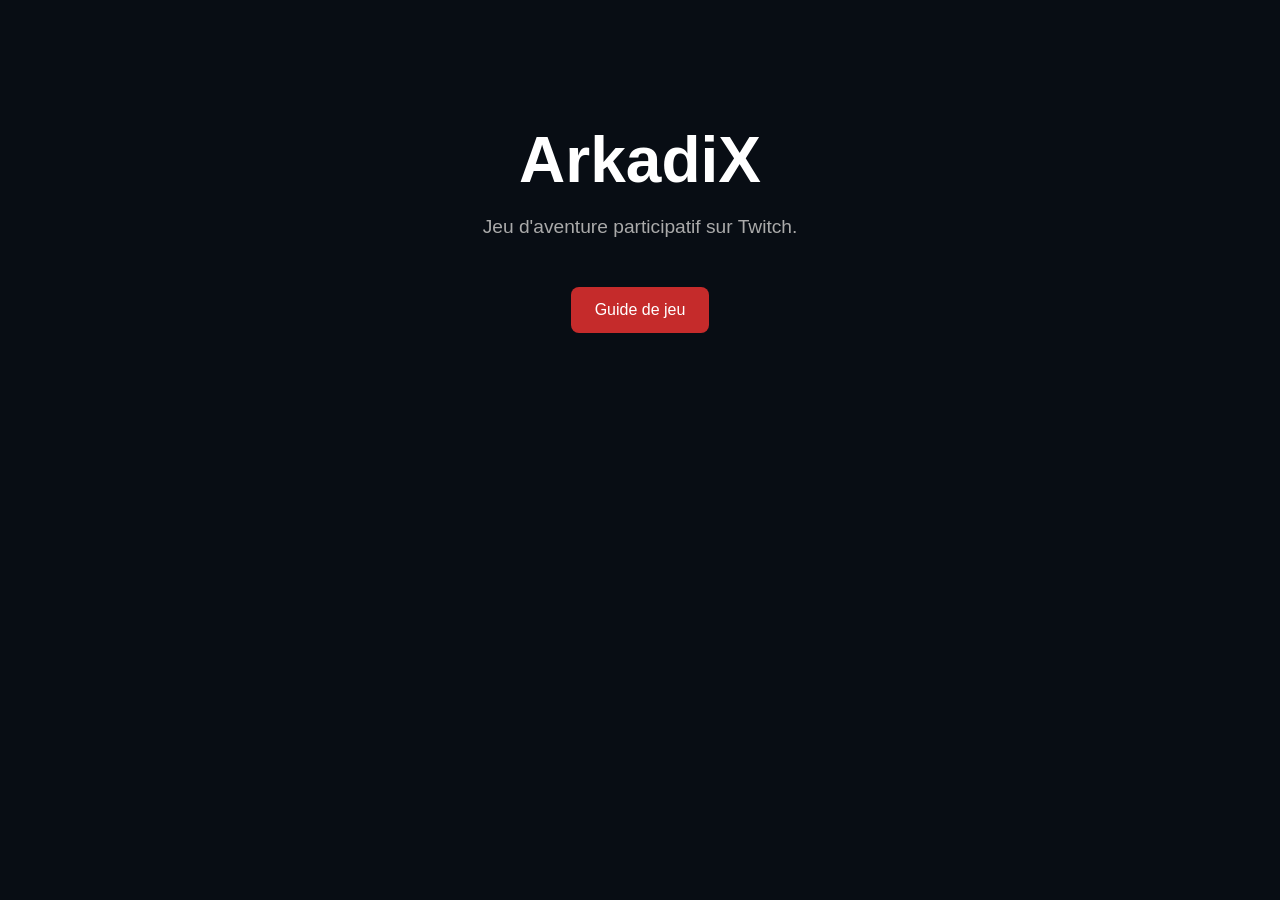
<file: index.html>
<!DOCTYPE html>
<html lang="fr">
<head>
    <meta charset="UTF-8">
    <meta name="viewport" content="width=device-width, initial-scale=1.0">

    <title>ArkadiX Adventure</title>

    <style>
        body {
            margin: 0;
            background: #080d14;
            color: white;
            font-family: Arial, sans-serif;
            text-align: center;
        }

        main {
            max-width: 900px;
            margin: auto;
            padding: 80px 20px;
        }

        h1 {
            font-size: 4rem;
            margin-bottom: 10px;
        }

        p {
            color: #aaa;
            font-size: 1.2rem;
        }

        a {
            display: inline-block;
            margin-top: 30px;
            padding: 14px 24px;
            background: #c52b2b;
            color: white;
            text-decoration: none;
            border-radius: 8px;
        }
    </style>
</head>

<body>

<main>

    <h1>ArkadiX</h1>

    <p>
        Jeu d'aventure participatif sur Twitch.
    </p>

    <a href="guide/">
        Guide de jeu
    </a>

</main>

</body>
</html>
</file>
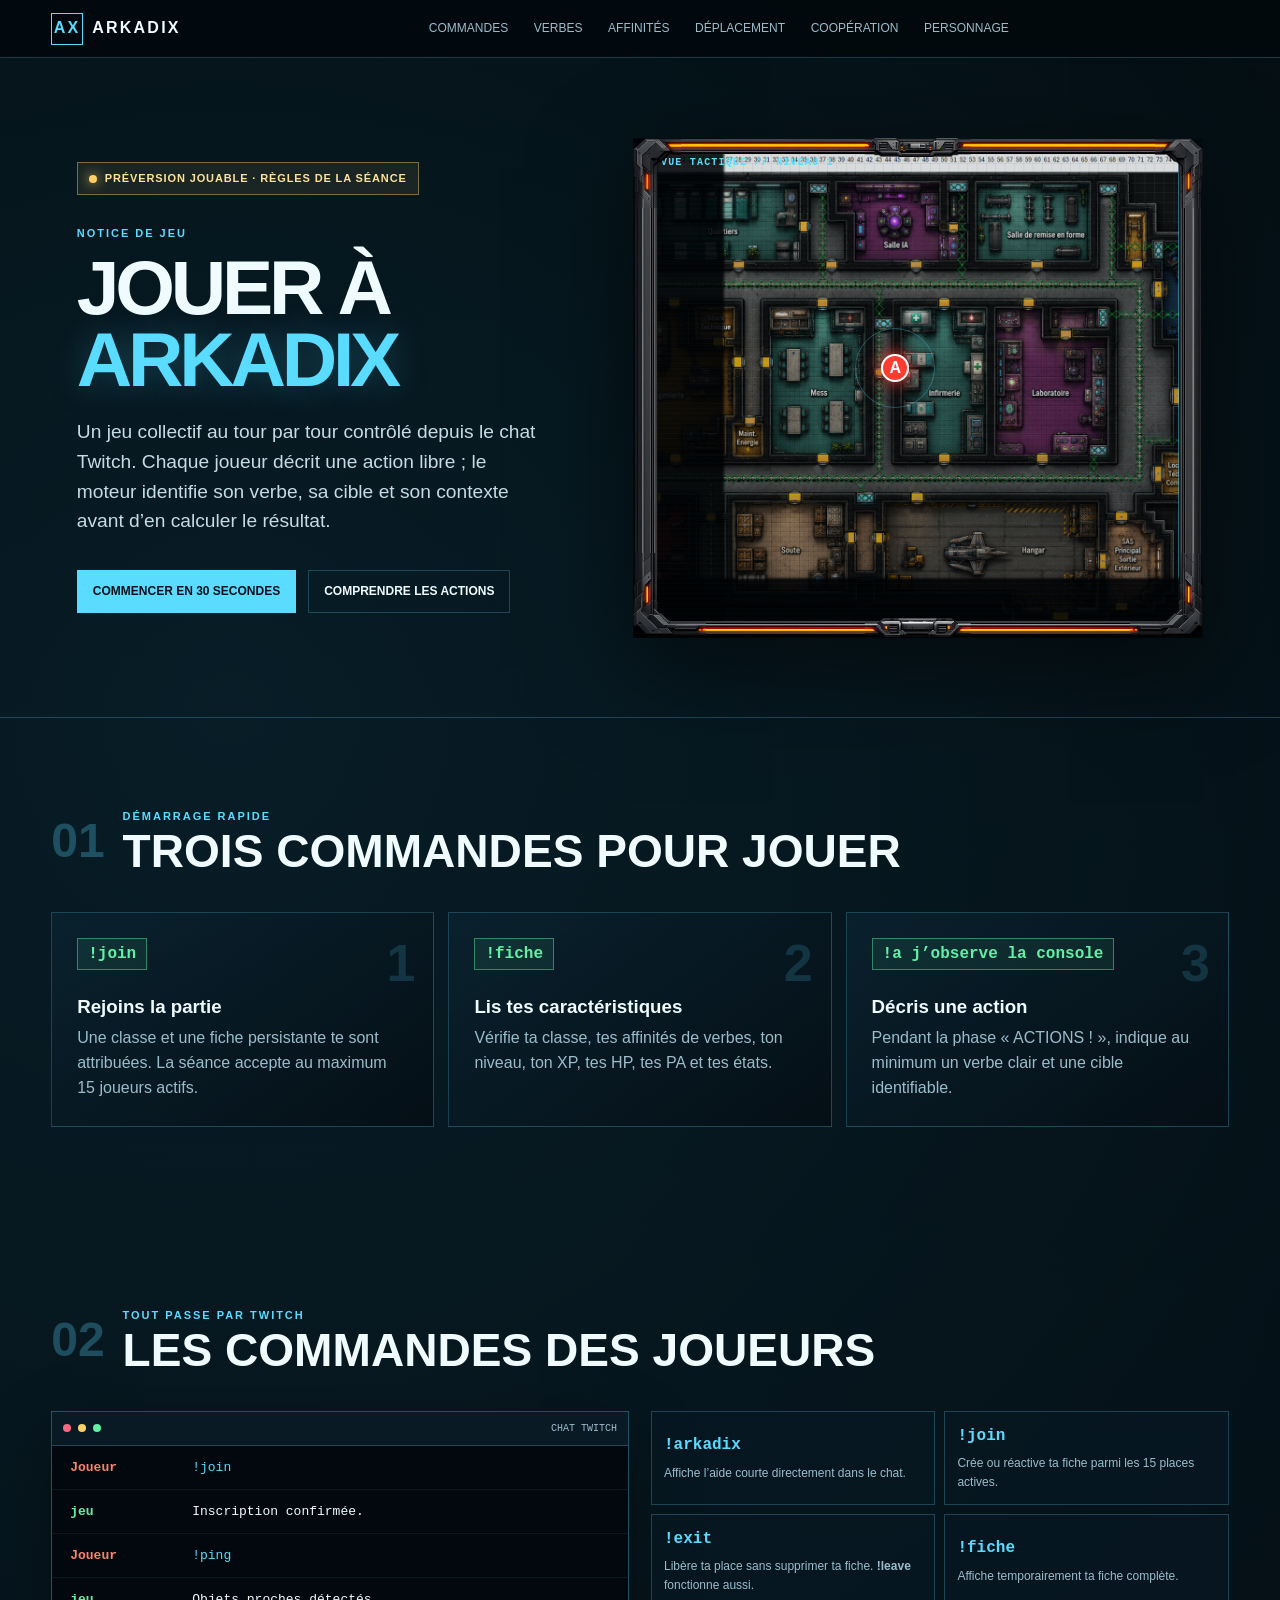
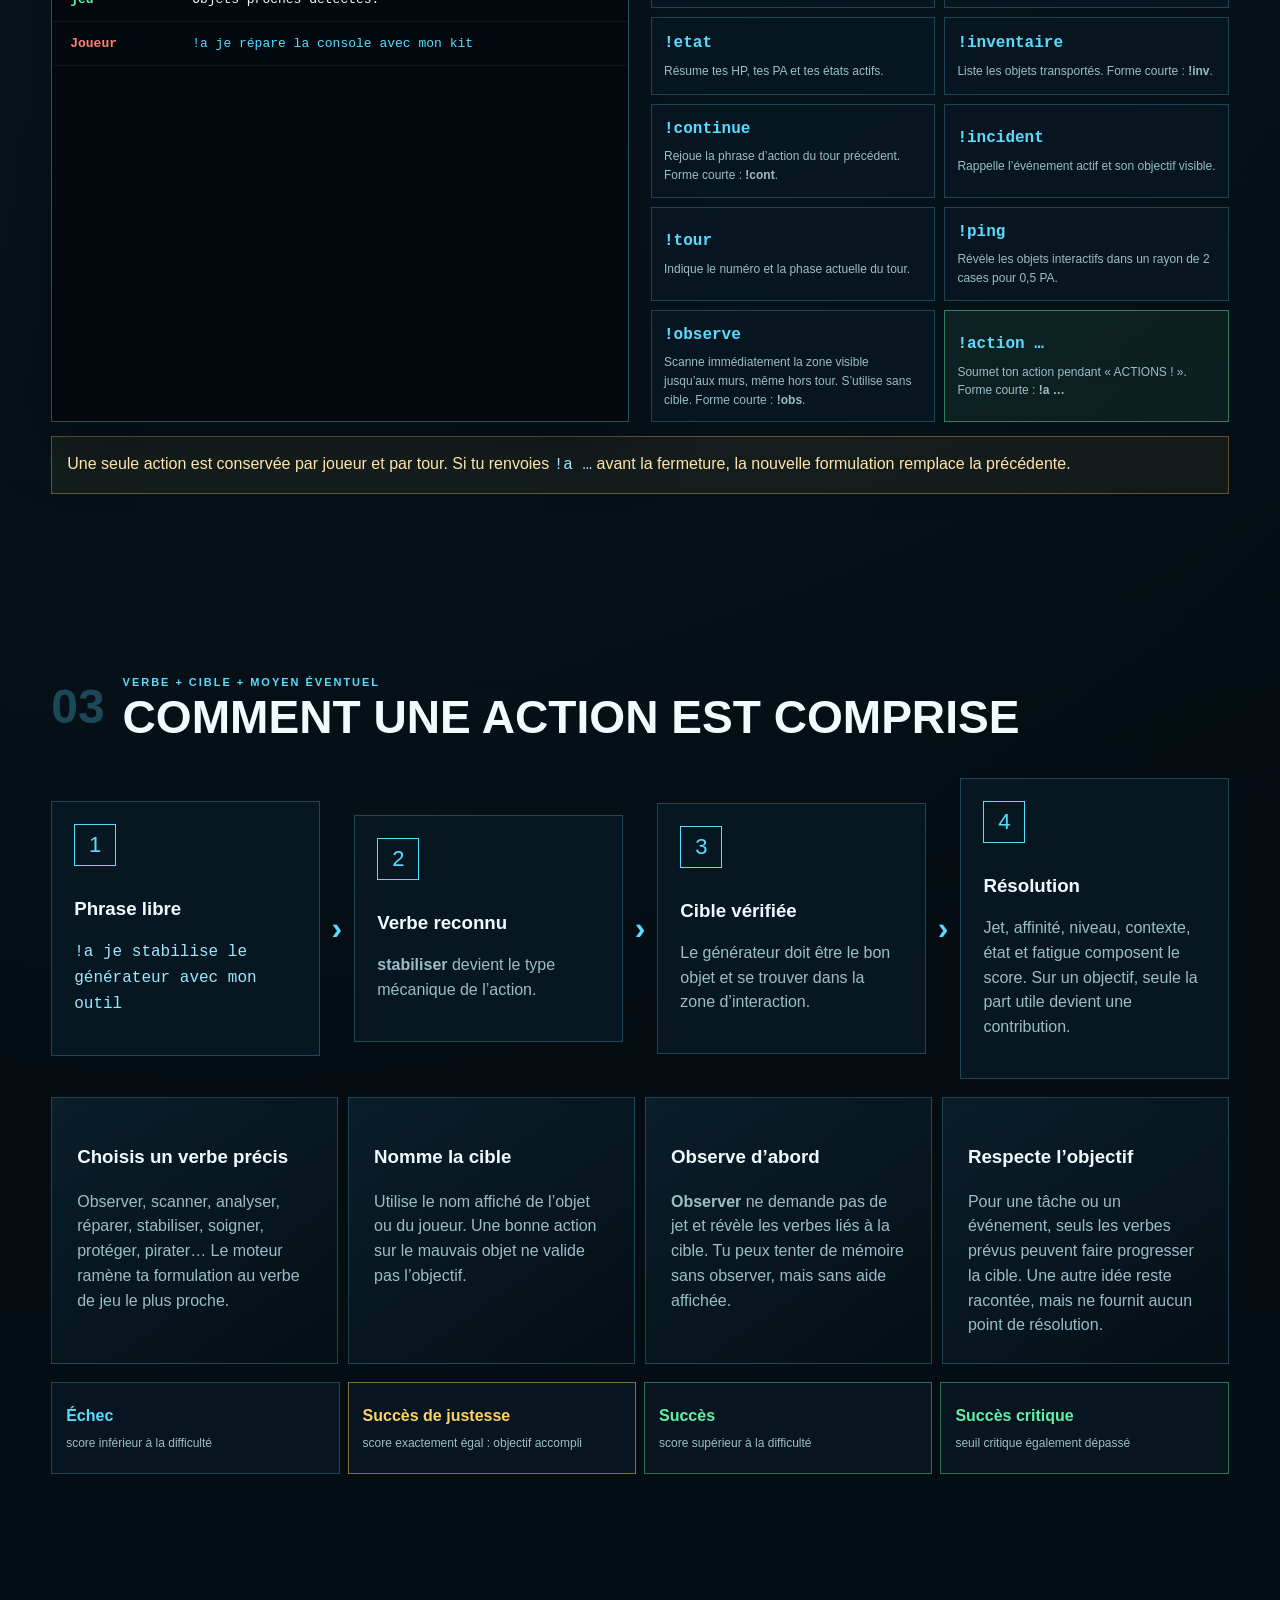
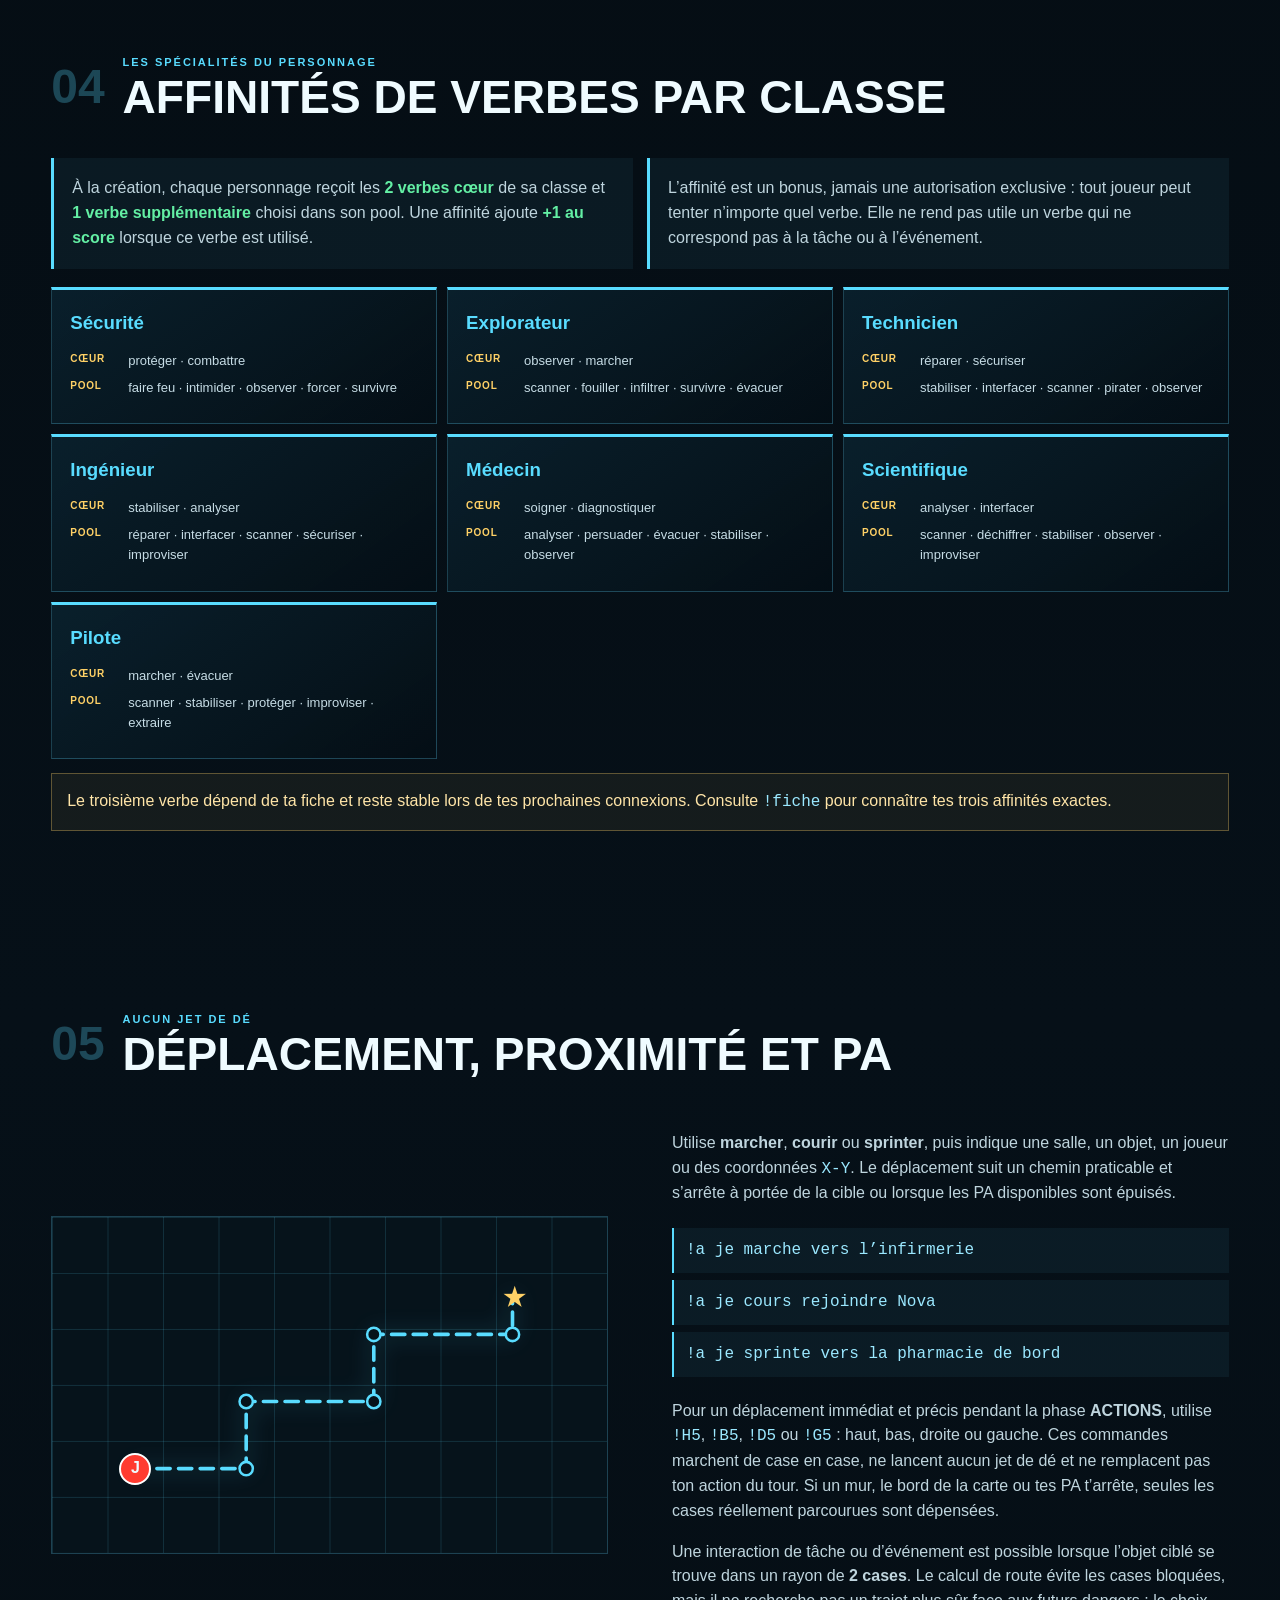
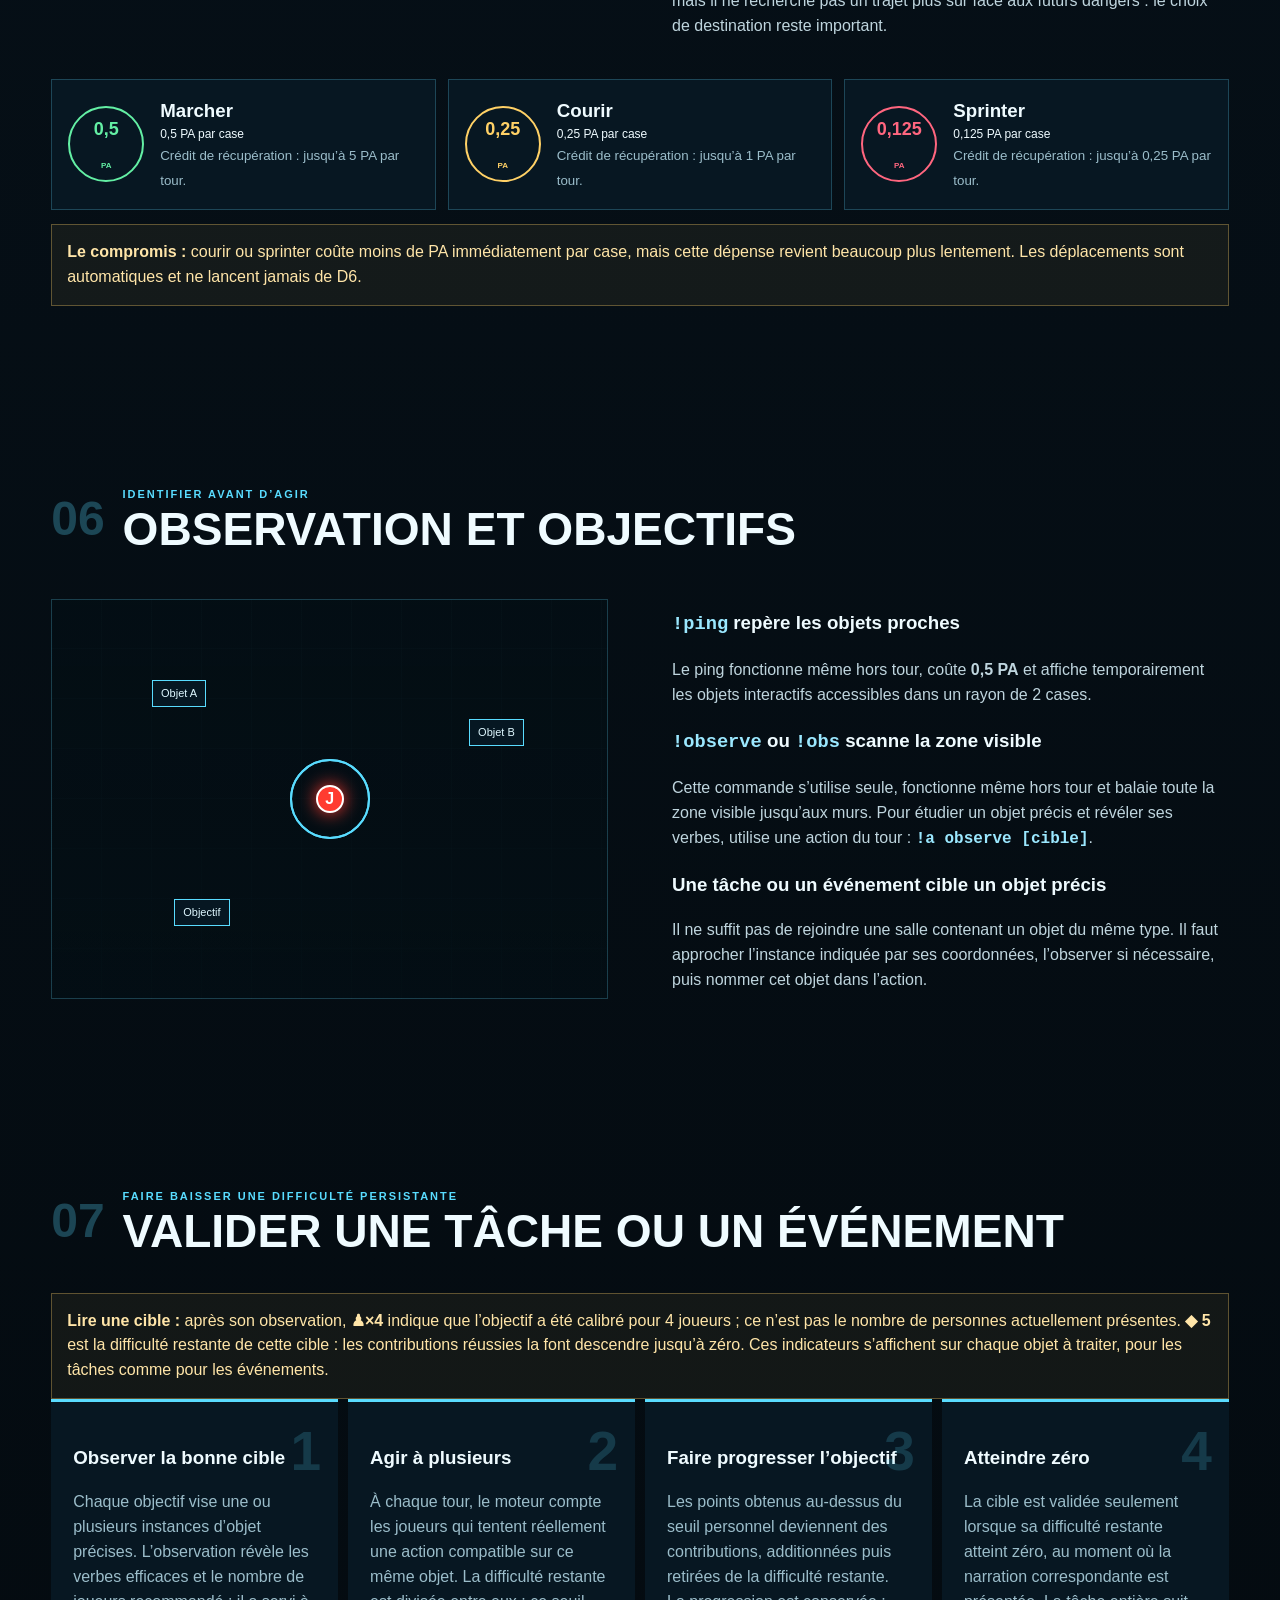
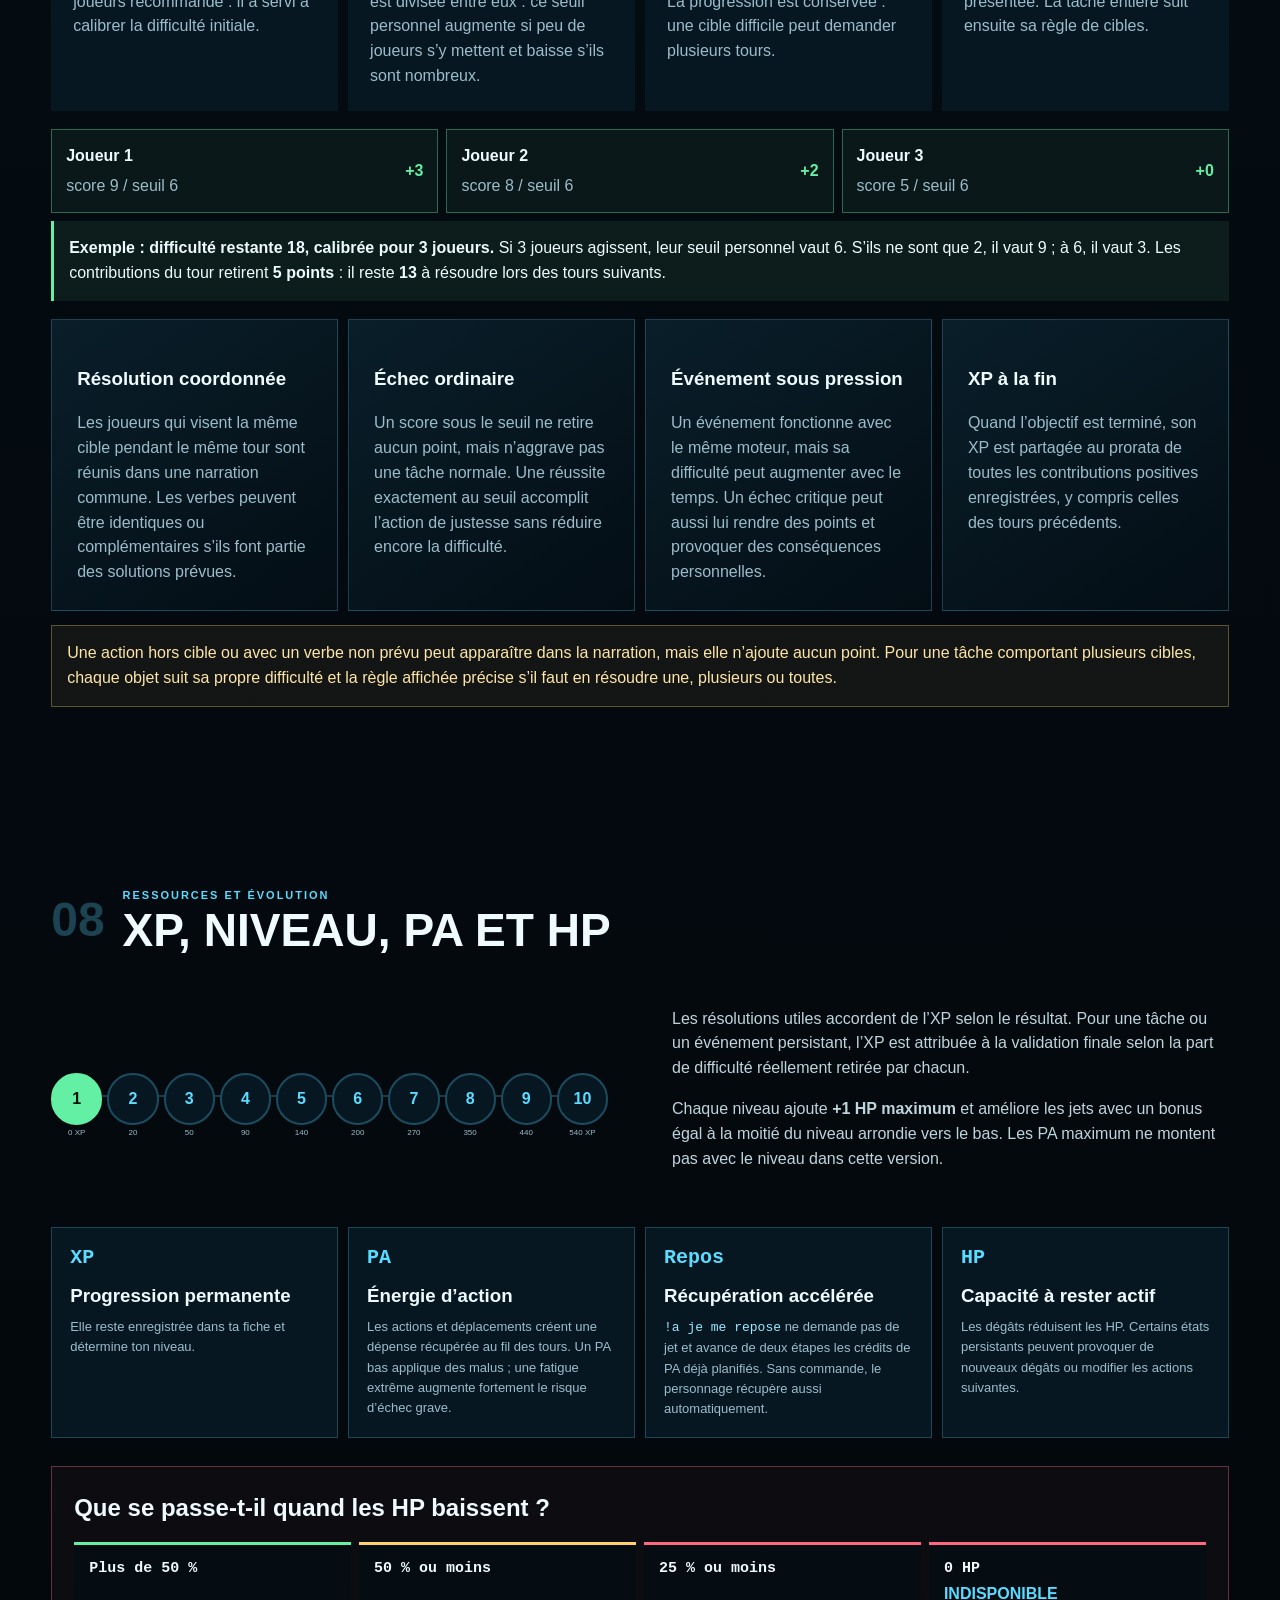
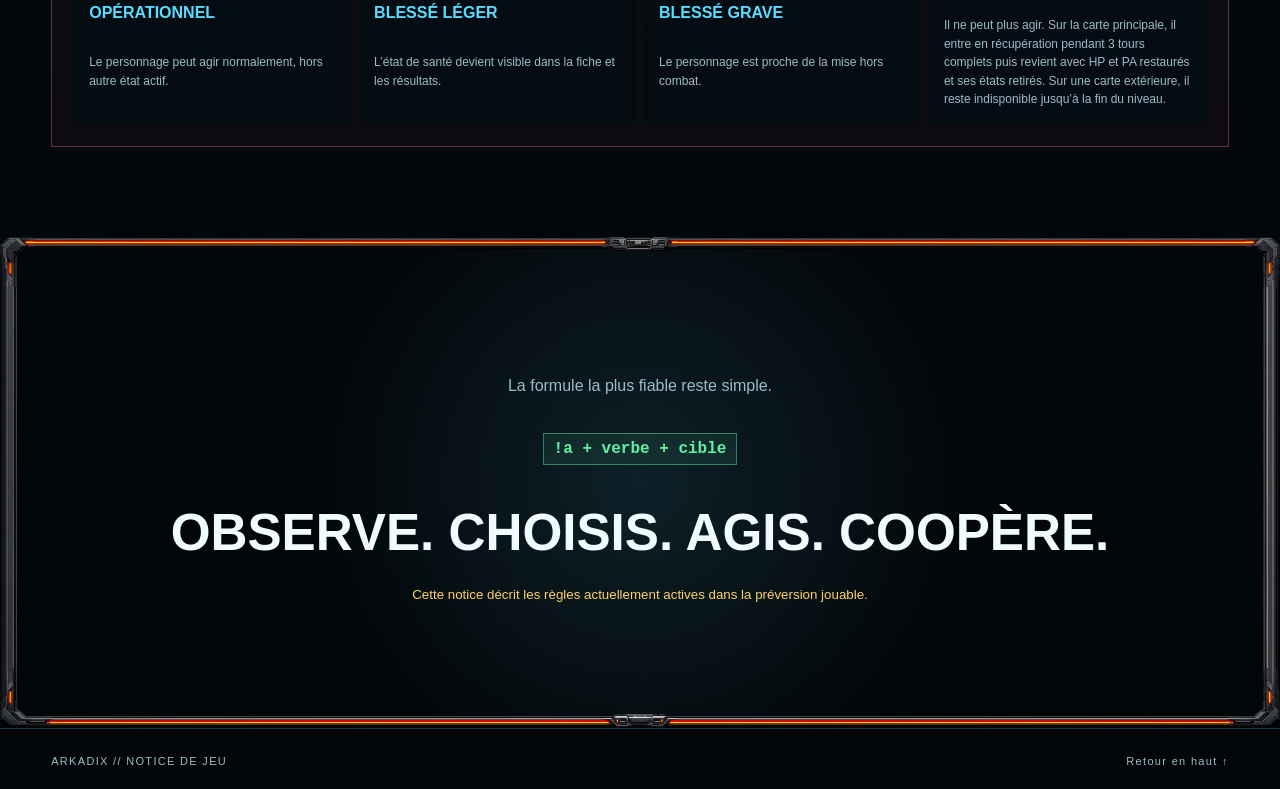
<file: guide/index.html>
<!doctype html>
<html lang="fr">
  <head>
    <meta charset="utf-8" />
    <meta name="viewport" content="width=device-width, initial-scale=1" />
    <meta name="description" content="Notice de jeu ArkadiX : commandes Twitch, verbes d’action, affinités, déplacements, coopération et progression." />
    <title>Notice de jeu ArkadiX</title>
    <link rel="stylesheet" href="./hud_frame.css" />
    <link rel="stylesheet" href="./arkadix_guide.css" />
    <link rel="stylesheet" href="./arkadix_guide_route.css" />
  </head>
  <body>
    <header class="guide-nav">
      <a class="brand" href="#top"><span>AX</span><b>ARKADIX</b></a>
      <nav aria-label="Navigation de la notice">
        <a href="#commandes">Commandes</a>
        <a href="#actions">Verbes</a>
        <a href="#affinites">Affinités</a>
        <a href="#deplacement">Déplacement</a>
        <a href="#groupe">Coopération</a>
        <a href="#progression">Personnage</a>
      </nav>
    </header>

    <main id="top">
      <section class="hero">
        <div class="hero__copy">
          <div class="preversion"><i></i> Préversion jouable · Règles de la séance</div>
          <p class="eyebrow">Notice de jeu</p>
          <h1>Jouer à<br /><em>ArkadiX</em></h1>
          <p class="hero__lead">Un jeu collectif au tour par tour contrôlé depuis le chat Twitch. Chaque joueur décrit une action libre ; le moteur identifie son verbe, sa cible et son contexte avant d’en calculer le résultat.</p>
          <div class="hero__actions">
            <a class="primary" href="#premiers-pas">Commencer en 30 secondes</a>
            <a href="#actions">Comprendre les actions</a>
          </div>
        </div>
        <div class="hero__visual" data-hud-frame data-hud-frame-scale="0.48" data-hud-frame-min-scale="0.2" aria-label="Exemple de plateau de jeu quadrillé">
          <div class="scanline"></div>
          <div class="radar"><i></i><i></i><i></i><b>A</b></div>
          <div class="fog fog--left"></div>
          <div class="fog fog--bottom"></div>
        </div>
      </section>

      <section class="quickstart section" id="premiers-pas">
        <header class="section-heading"><span>01</span><div><p>Démarrage rapide</p><h2>Trois commandes pour jouer</h2></div></header>
        <div class="steps">
          <article><b>1</b><code>!join</code><h3>Rejoins la partie</h3><p>Une classe et une fiche persistante te sont attribuées. La séance accepte au maximum 15 joueurs actifs.</p></article>
          <article><b>2</b><code>!fiche</code><h3>Lis tes caractéristiques</h3><p>Vérifie ta classe, tes affinités de verbes, ton niveau, ton XP, tes HP, tes PA et tes états.</p></article>
          <article><b>3</b><code>!a j’observe la console</code><h3>Décris une action</h3><p>Pendant la phase « ACTIONS ! », indique au minimum un verbe clair et une cible identifiable.</p></article>
        </div>
      </section>

      <section class="section" id="commandes">
        <header class="section-heading"><span>02</span><div><p>Tout passe par Twitch</p><h2>Les commandes des joueurs</h2></div></header>
        <div class="command-layout">
          <div class="terminal" aria-label="Exemple de commandes Twitch">
            <div class="terminal__bar"><i></i><i></i><i></i><span>CHAT TWITCH</span></div>
            <p><b class="user">Joueur</b><code>!join</code></p>
            <p><b class="bot">jeu</b><span>Inscription confirmée.</span></p>
            <p><b class="user">Joueur</b><code>!ping</code></p>
            <p><b class="bot">jeu</b><span>Objets proches détectés.</span></p>
            <p><b class="user">Joueur</b><code>!a je répare la console avec mon kit</code></p>
          </div>
          <div class="command-list">
            <article><code>!arkadix</code><span>Affiche l’aide courte directement dans le chat.</span></article>
            <article><code>!join</code><span>Crée ou réactive ta fiche parmi les 15 places actives.</span></article>
            <article><code>!exit</code><span>Libère ta place sans supprimer ta fiche. <strong>!leave</strong> fonctionne aussi.</span></article>
            <article><code>!fiche</code><span>Affiche temporairement ta fiche complète.</span></article>
            <article><code>!etat</code><span>Résume tes HP, tes PA et tes états actifs.</span></article>
            <article><code>!inventaire</code><span>Liste les objets transportés. Forme courte : <strong>!inv</strong>.</span></article>
            <article><code>!continue</code><span>Rejoue la phrase d’action du tour précédent. Forme courte : <strong>!cont</strong>.</span></article>
            <article><code>!incident</code><span>Rappelle l’événement actif et son objectif visible.</span></article>
            <article><code>!tour</code><span>Indique le numéro et la phase actuelle du tour.</span></article>
            <article><code>!ping</code><span>Révèle les objets interactifs dans un rayon de 2 cases pour 0,5 PA.</span></article>
              <article><code>!observe</code><span>Scanne immédiatement la zone visible jusqu’aux murs, même hors tour. S’utilise sans cible. Forme courte : <strong>!obs</strong>.</span></article>
            <article class="featured"><code>!action …</code><span>Soumet ton action pendant « ACTIONS ! ». Forme courte : <strong>!a …</strong></span></article>
          </div>
        </div>
        <aside class="note">Une seule action est conservée par joueur et par tour. Si tu renvoies <code>!a …</code> avant la fermeture, la nouvelle formulation remplace la précédente.</aside>
      </section>

      <section class="section" id="actions">
        <header class="section-heading"><span>03</span><div><p>Verbe + cible + moyen éventuel</p><h2>Comment une action est comprise</h2></div></header>
        <div class="action-flow">
          <article><i>1</i><h3>Phrase libre</h3><p><code>!a je stabilise le générateur avec mon outil</code></p></article><b>›</b>
          <article><i>2</i><h3>Verbe reconnu</h3><p><strong>stabiliser</strong> devient le type mécanique de l’action.</p></article><b>›</b>
          <article><i>3</i><h3>Cible vérifiée</h3><p>Le générateur doit être le bon objet et se trouver dans la zone d’interaction.</p></article><b>›</b>
          <article><i>4</i><h3>Résolution</h3><p>Jet, affinité, niveau, contexte, état et fatigue composent le score. Sur un objectif, seule la part utile devient une contribution.</p></article>
        </div>
        <div class="tips-grid">
          <article><h3>Choisis un verbe précis</h3><p>Observer, scanner, analyser, réparer, stabiliser, soigner, protéger, pirater… Le moteur ramène ta formulation au verbe de jeu le plus proche.</p></article>
          <article><h3>Nomme la cible</h3><p>Utilise le nom affiché de l’objet ou du joueur. Une bonne action sur le mauvais objet ne valide pas l’objectif.</p></article>
          <article><h3>Observe d’abord</h3><p><strong>Observer</strong> ne demande pas de jet et révèle les verbes liés à la cible. Tu peux tenter de mémoire sans observer, mais sans aide affichée.</p></article>
          <article><h3>Respecte l’objectif</h3><p>Pour une tâche ou un événement, seuls les verbes prévus peuvent faire progresser la cible. Une autre idée reste racontée, mais ne fournit aucun point de résolution.</p></article>
        </div>
        <div class="mechanic-strip">
          <article><b>Échec</b><span>score inférieur à la difficulté</span></article>
          <article><b>Succès de justesse</b><span>score exactement égal : objectif accompli</span></article>
          <article><b>Succès</b><span>score supérieur à la difficulté</span></article>
          <article><b>Succès critique</b><span>seuil critique également dépassé</span></article>
        </div>
      </section>

      <section class="section" id="affinites">
        <header class="section-heading"><span>04</span><div><p>Les spécialités du personnage</p><h2>Affinités de verbes par classe</h2></div></header>
        <div class="affinity-rule">
          <p>À la création, chaque personnage reçoit les <strong>2 verbes cœur</strong> de sa classe et <strong>1 verbe supplémentaire</strong> choisi dans son pool. Une affinité ajoute <strong>+1 au score</strong> lorsque ce verbe est utilisé.</p>
          <p>L’affinité est un bonus, jamais une autorisation exclusive : tout joueur peut tenter n’importe quel verbe. Elle ne rend pas utile un verbe qui ne correspond pas à la tâche ou à l’événement.</p>
        </div>
        <div class="affinity-grid">
          <article><h3>Sécurité</h3><p><b>Cœur</b><span>protéger · combattre</span></p><p><b>Pool</b><span>faire feu · intimider · observer · forcer · survivre</span></p></article>
          <article><h3>Explorateur</h3><p><b>Cœur</b><span>observer · marcher</span></p><p><b>Pool</b><span>scanner · fouiller · infiltrer · survivre · évacuer</span></p></article>
          <article><h3>Technicien</h3><p><b>Cœur</b><span>réparer · sécuriser</span></p><p><b>Pool</b><span>stabiliser · interfacer · scanner · pirater · observer</span></p></article>
          <article><h3>Ingénieur</h3><p><b>Cœur</b><span>stabiliser · analyser</span></p><p><b>Pool</b><span>réparer · interfacer · scanner · sécuriser · improviser</span></p></article>
          <article><h3>Médecin</h3><p><b>Cœur</b><span>soigner · diagnostiquer</span></p><p><b>Pool</b><span>analyser · persuader · évacuer · stabiliser · observer</span></p></article>
          <article><h3>Scientifique</h3><p><b>Cœur</b><span>analyser · interfacer</span></p><p><b>Pool</b><span>scanner · déchiffrer · stabiliser · observer · improviser</span></p></article>
          <article><h3>Pilote</h3><p><b>Cœur</b><span>marcher · évacuer</span></p><p><b>Pool</b><span>scanner · stabiliser · protéger · improviser · extraire</span></p></article>
        </div>
        <aside class="note">Le troisième verbe dépend de ta fiche et reste stable lors de tes prochaines connexions. Consulte <code>!fiche</code> pour connaître tes trois affinités exactes.</aside>
      </section>

      <section class="section movement" id="deplacement">
        <header class="section-heading"><span>05</span><div><p>Aucun jet de dé</p><h2>Déplacement, proximité et PA</h2></div></header>
        <div class="movement-grid">
          <div class="mini-map" aria-label="Schéma de déplacement sur la grille">
            <div class="mini-map__grid"></div><span class="pawn">J</span><span class="target">★</span>
            <svg class="path" viewBox="0 0 100 60" preserveAspectRatio="none" aria-hidden="true">
              <polyline points="15,45 35,45 35,33 58,33 58,21 83,21 83,14" />
              <circle cx="35" cy="45" r="1.2" /><circle cx="35" cy="33" r="1.2" /><circle cx="58" cy="33" r="1.2" /><circle cx="58" cy="21" r="1.2" /><circle cx="83" cy="21" r="1.2" />
            </svg>
          </div>
          <div class="movement-copy">
            <p>Utilise <strong>marcher</strong>, <strong>courir</strong> ou <strong>sprinter</strong>, puis indique une salle, un objet, un joueur ou des coordonnées <code>X-Y</code>. Le déplacement suit un chemin praticable et s’arrête à portée de la cible ou lorsque les PA disponibles sont épuisés.</p>
            <div class="examples"><code>!a je marche vers l’infirmerie</code><code>!a je cours rejoindre Nova</code><code>!a je sprinte vers la pharmacie de bord</code></div>
            <p>Pour un déplacement immédiat et précis pendant la phase <strong>ACTIONS</strong>, utilise <code>!H5</code>, <code>!B5</code>, <code>!D5</code> ou <code>!G5</code> : haut, bas, droite ou gauche. Ces commandes marchent de case en case, ne lancent aucun jet de dé et ne remplacent pas ton action du tour. Si un mur, le bord de la carte ou tes PA t’arrête, seules les cases réellement parcourues sont dépensées.</p>
            <p>Une interaction de tâche ou d’événement est possible lorsque l’objet ciblé se trouve dans un rayon de <strong>2 cases</strong>. Le calcul de route évite les cases bloquées, mais il ne recherche pas un trajet plus sûr face aux futurs dangers : le choix de destination reste important.</p>
          </div>
        </div>
        <div class="speed-cards">
          <article><span class="speed speed--walk">0,5</span><div><h3>Marcher</h3><p>0,5 PA par case</p><small>Crédit de récupération : jusqu’à 5 PA par tour.</small></div></article>
          <article><span class="speed speed--run">0,25</span><div><h3>Courir</h3><p>0,25 PA par case</p><small>Crédit de récupération : jusqu’à 1 PA par tour.</small></div></article>
          <article><span class="speed speed--sprint">0,125</span><div><h3>Sprinter</h3><p>0,125 PA par case</p><small>Crédit de récupération : jusqu’à 0,25 PA par tour.</small></div></article>
        </div>
        <aside class="note"><strong>Le compromis :</strong> courir ou sprinter coûte moins de PA immédiatement par case, mais cette dépense revient beaucoup plus lentement. Les déplacements sont automatiques et ne lancent jamais de D6.</aside>
      </section>

      <section class="section radar-section" id="observation">
        <header class="section-heading"><span>06</span><div><p>Identifier avant d’agir</p><h2>Observation et objectifs</h2></div></header>
        <div class="radar-layout">
          <div class="radar-demo"><div class="pulse p1"></div><div class="pulse p2"></div><b>J</b><span class="label l1">Objet A</span><span class="label l2">Objet B</span><span class="label l3">Objectif</span></div>
          <div>
            <h3><code>!ping</code> repère les objets proches</h3>
            <p>Le ping fonctionne même hors tour, coûte <strong>0,5 PA</strong> et affiche temporairement les objets interactifs accessibles dans un rayon de 2 cases.</p>
              <h3><code>!observe</code> ou <code>!obs</code> scanne la zone visible</h3>
              <p>Cette commande s’utilise seule, fonctionne même hors tour et balaie toute la zone visible jusqu’aux murs. Pour étudier un objet précis et révéler ses verbes, utilise une action du tour : <strong><code>!a observe [cible]</code></strong>.</p>
            <h3>Une tâche ou un événement cible un objet précis</h3>
            <p>Il ne suffit pas de rejoindre une salle contenant un objet du même type. Il faut approcher l’instance indiquée par ses coordonnées, l’observer si nécessaire, puis nommer cet objet dans l’action.</p>
          </div>
        </div>
      </section>

      <section class="section" id="groupe">
        <header class="section-heading"><span>07</span><div><p>Faire baisser une difficulté persistante</p><h2>Valider une tâche ou un événement</h2></div></header>
        <aside class="note"><strong>Lire une cible :</strong> après son observation, <strong>♟×4</strong> indique que l’objectif a été calibré pour 4 joueurs ; ce n’est pas le nombre de personnes actuellement présentes. <strong>◆ 5</strong> est la difficulté restante de cette cible : les contributions réussies la font descendre jusqu’à zéro. Ces indicateurs s’affichent sur chaque objet à traiter, pour les tâches comme pour les événements.</aside>
        <div class="task-board">
          <article><span>1</span><h3>Observer la bonne cible</h3><p>Chaque objectif vise une ou plusieurs instances d’objet précises. L’observation révèle les verbes efficaces et le nombre de joueurs recommandé : il a servi à calibrer la difficulté initiale.</p></article>
          <article><span>2</span><h3>Agir à plusieurs</h3><p>À chaque tour, le moteur compte les joueurs qui tentent réellement une action compatible sur ce même objet. La difficulté restante est divisée entre eux : ce seuil personnel augmente si peu de joueurs s’y mettent et baisse s’ils sont nombreux.</p></article>
          <article><span>3</span><h3>Faire progresser l’objectif</h3><p>Les points obtenus au-dessus du seuil personnel deviennent des contributions, additionnées puis retirées de la difficulté restante. La progression est conservée : une cible difficile peut demander plusieurs tours.</p></article>
          <article><span>4</span><h3>Atteindre zéro</h3><p>La cible est validée seulement lorsque sa difficulté restante atteint zéro, au moment où la narration correspondante est présentée. La tâche entière suit ensuite sa règle de cibles.</p></article>
        </div>
        <div class="group-example">
          <div><b>Joueur 1</b><span>score 9 / seuil 6</span><strong>+3</strong></div>
          <div><b>Joueur 2</b><span>score 8 / seuil 6</span><strong>+2</strong></div>
          <div><b>Joueur 3</b><span>score 5 / seuil 6</span><strong>+0</strong></div>
          <p><b>Exemple : difficulté restante 18, calibrée pour 3 joueurs.</b> Si 3 joueurs agissent, leur seuil personnel vaut 6. S’ils ne sont que 2, il vaut 9 ; à 6, il vaut 3. Les contributions du tour retirent <strong>5 points</strong> : il reste <strong>13</strong> à résoudre lors des tours suivants.</p>
        </div>
        <div class="tips-grid">
          <article><h3>Résolution coordonnée</h3><p>Les joueurs qui visent la même cible pendant le même tour sont réunis dans une narration commune. Les verbes peuvent être identiques ou complémentaires s’ils font partie des solutions prévues.</p></article>
          <article><h3>Échec ordinaire</h3><p>Un score sous le seuil ne retire aucun point, mais n’aggrave pas une tâche normale. Une réussite exactement au seuil accomplit l’action de justesse sans réduire encore la difficulté.</p></article>
          <article><h3>Événement sous pression</h3><p>Un événement fonctionne avec le même moteur, mais sa difficulté peut augmenter avec le temps. Un échec critique peut aussi lui rendre des points et provoquer des conséquences personnelles.</p></article>
          <article><h3>XP à la fin</h3><p>Quand l’objectif est terminé, son XP est partagée au prorata de toutes les contributions positives enregistrées, y compris celles des tours précédents.</p></article>
        </div>
        <aside class="note">Une action hors cible ou avec un verbe non prévu peut apparaître dans la narration, mais elle n’ajoute aucun point. Pour une tâche comportant plusieurs cibles, chaque objet suit sa propre difficulté et la règle affichée précise s’il faut en résoudre une, plusieurs ou toutes.</aside>
      </section>

      <section class="section" id="progression">
        <header class="section-heading"><span>08</span><div><p>Ressources et évolution</p><h2>XP, niveau, PA et HP</h2></div></header>
        <div class="level-layout">
          <div class="level-track" aria-label="Seuils de progression des niveaux 1 à 10">
            <span class="active">1<small>0 XP</small></span><span>2<small>20</small></span><span>3<small>50</small></span><span>4<small>90</small></span><span>5<small>140</small></span><span>6<small>200</small></span><span>7<small>270</small></span><span>8<small>350</small></span><span>9<small>440</small></span><span>10<small>540 XP</small></span>
          </div>
          <div class="level-copy"><p>Les résolutions utiles accordent de l’XP selon le résultat. Pour une tâche ou un événement persistant, l’XP est attribuée à la validation finale selon la part de difficulté réellement retirée par chacun.</p><p>Chaque niveau ajoute <strong>+1 HP maximum</strong> et améliore les jets avec un bonus égal à la moitié du niveau arrondie vers le bas. Les PA maximum ne montent pas avec le niveau dans cette version.</p></div>
        </div>
        <div class="stat-grid">
          <article><b>XP</b><h3>Progression permanente</h3><p>Elle reste enregistrée dans ta fiche et détermine ton niveau.</p></article>
          <article><b>PA</b><h3>Énergie d’action</h3><p>Les actions et déplacements créent une dépense récupérée au fil des tours. Un PA bas applique des malus ; une fatigue extrême augmente fortement le risque d’échec grave.</p></article>
          <article><b>Repos</b><h3>Récupération accélérée</h3><p><code>!a je me repose</code> ne demande pas de jet et avance de deux étapes les crédits de PA déjà planifiés. Sans commande, le personnage récupère aussi automatiquement.</p></article>
          <article><b>HP</b><h3>Capacité à rester actif</h3><p>Les dégâts réduisent les HP. Certains états persistants peuvent provoquer de nouveaux dégâts ou modifier les actions suivantes.</p></article>
        </div>
        <div class="hp-panel">
          <h3>Que se passe-t-il quand les HP baissent ?</h3>
          <div class="hp-scale">
            <article data-hp="good"><b>Plus de 50 %</b><span>Opérationnel</span><p>Le personnage peut agir normalement, hors autre état actif.</p></article>
            <article data-hp="warn"><b>50 % ou moins</b><span>Blessé léger</span><p>L’état de santé devient visible dans la fiche et les résultats.</p></article>
            <article data-hp="danger"><b>25 % ou moins</b><span>Blessé grave</span><p>Le personnage est proche de la mise hors combat.</p></article>
            <article data-hp="zero"><b>0 HP</b><span>Indisponible</span><p>Il ne peut plus agir. Sur la carte principale, il entre en récupération pendant 3 tours complets puis revient avec HP et PA restaurés et ses états retirés. Sur une carte extérieure, il reste indisponible jusqu’à la fin du niveau.</p></article>
          </div>
        </div>
      </section>

      <section class="final-callout" data-hud-frame data-hud-frame-scale="0.34" data-hud-frame-min-scale="0.18">
        <p>La formule la plus fiable reste simple.</p>
        <code>!a + verbe + cible</code>
        <h2>Observe. Choisis. Agis. Coopère.</h2>
        <small>Cette notice décrit les règles actuellement actives dans la préversion jouable.</small>
      </section>
    </main>

    <footer><span>ARKADIX // NOTICE DE JEU</span><a href="#top">Retour en haut ↑</a></footer>
    <script src="./hud_frame.js"></script>
  </body>
</html>
</file>
<file: guide/hud_frame.css>
/*
 * Cadre HUD modulaire
 * -------------------
 * Les dimensions ci-dessous correspondent exactement aux PNG de
 * assets/image/cadre. Les coins et les centres sont mis à l'échelle
 * uniformément. Les edges sont étirés uniquement dans l'axe de leur longueur ;
 * leur épaisseur reste pilotée par la même variable --frame-scale.
 */

.hud-frame {
  /* API publique : 0.75, 1, 1.25, 1.5, etc. */
  --frame-scale: 1;

  /* Dimensions natives des coins. */
  --hud-corner-tl-width: calc(120px * var(--frame-scale));
  --hud-corner-tl-height: calc(177px * var(--frame-scale));
  --hud-corner-tr-width: calc(120px * var(--frame-scale));
  --hud-corner-tr-height: calc(177px * var(--frame-scale));
  --hud-corner-bl-width: calc(183px * var(--frame-scale));
  --hud-corner-bl-height: calc(212px * var(--frame-scale));
  --hud-corner-br-width: calc(184px * var(--frame-scale));
  --hud-corner-br-height: calc(212px * var(--frame-scale));

  /* Épaisseur native des edges étirés. */
  --hud-edge-top-height: calc(49px * var(--frame-scale));
  --hud-edge-bottom-height: calc(49px * var(--frame-scale));
  --hud-edge-left-width: calc(60px * var(--frame-scale));
  --hud-edge-right-width: calc(60px * var(--frame-scale));
  --hud-edge-seam-overlap: max(1px, calc(2px * var(--frame-scale)));

  /* Dimensions natives des modules centraux. */
  --hud-center-width: calc(266px * var(--frame-scale));
  --hud-center-half-width: calc(133px * var(--frame-scale));
  --hud-center-height: calc(49px * var(--frame-scale));

  /*
   * La fenêtre intérieure suit exactement les quatre edges :
   * - décalage horizontal = largeur de l'edge correspondant ;
   * - décalage vertical = 80 % de la hauteur de l'edge correspondant.
   *
   * Les 20 % restants sont volontairement chevauchés par la fenêtre afin
   * d'absorber la bande transparente située vers l'intérieur des PNG haut/bas.
   */
  --hud-window-vertical-overlap: calc(9.8px * var(--frame-scale));
  --hud-window-inset-top: calc(
    var(--hud-edge-top-height) - var(--hud-window-vertical-overlap)
  );
  --hud-window-inset-right: var(--hud-edge-right-width);
  --hud-window-inset-bottom: calc(
    var(--hud-edge-bottom-height) - var(--hud-window-vertical-overlap)
  );
  --hud-window-inset-left: var(--hud-edge-left-width);

  /* Alias conservés pour le mode de démonstration .hud-frame--clipped. */
  --hud-content-inset-x: var(--hud-window-inset-left);
  --hud-content-inset-y: var(--hud-window-inset-top);

  position: relative;
  isolation: isolate;
  box-sizing: border-box;
  min-width: 0;
  min-height: 0;
  max-width: 100%;
}

/*
 * Taille fluide facultative
 * -------------------------
 * La largeur suit toujours le parent sans dépasser --frame-width.
 * Définir ensuite soit --frame-aspect-ratio (vidéo, carte, panneau), soit
 * --frame-height (chat vertical, colonne d'informations).
 *
 * Exemples :
 *   --frame-width: 960px; --frame-aspect-ratio: 16 / 9;
 *   --frame-width: 430px; --frame-height: clamp(360px, 72vh, 650px);
 */
.hud-frame--responsive {
  container-name: hud-frame;
  container-type: inline-size;
  width: min(100%, var(--frame-width, 100%));
  height: var(--frame-height, auto);
  aspect-ratio: var(--frame-aspect-ratio, auto);
}

/*
 * Règle unique d'intégration
 * --------------------------
 * Le cadre conserve la taille initiale de l'élément. La fenêtre visuelle
 * injectée par hud_frame.js est réduite des quatre edges, tandis que le contenu
 * reçoit les mêmes offsets en plus de son padding d'origine.
 */
[data-hud-frame].hud-frame {
  padding:
    calc(
      var(--hud-frame-base-padding-top, var(--hud-frame-base-padding-y, 0px)) +
      var(--hud-window-inset-top)
    )
    calc(
      var(--hud-frame-base-padding-right, var(--hud-frame-base-padding-x, 0px)) +
      var(--hud-window-inset-right)
    )
    calc(
      var(--hud-frame-base-padding-bottom, var(--hud-frame-base-padding-y, 0px)) +
      var(--hud-window-inset-bottom)
    )
    calc(
      var(--hud-frame-base-padding-left, var(--hud-frame-base-padding-x, 0px)) +
      var(--hud-window-inset-left)
    ) !important;
  background: transparent !important;
}

.hud-frame__window {
  position: absolute;
  z-index: -1;
  top: var(--hud-window-inset-top);
  right: var(--hud-window-inset-right);
  bottom: var(--hud-window-inset-bottom);
  left: var(--hud-window-inset-left);
  box-sizing: border-box;
  min-width: 0;
  min-height: 0;
  overflow: hidden;
  pointer-events: none;
}

.resolution-popup[data-hud-frame] {
  --hud-frame-base-padding-top: 16px;
  --hud-frame-base-padding-right: 18px;
  --hud-frame-base-padding-bottom: 14px;
  --hud-frame-base-padding-left: 18px;
}

.global-lore-card[data-hud-frame] {
  --hud-frame-base-padding-top: 13px;
  --hud-frame-base-padding-right: 16px;
  --hud-frame-base-padding-bottom: 15px;
  --hud-frame-base-padding-left: 16px;
}

.resolution-popup[data-hud-frame] .resolution-popup__close {
  top: calc(5px + var(--hud-window-inset-top));
  right: calc(7px + var(--hud-window-inset-right));
}

.resolution-popup[data-hud-frame] .resolution-popup__flare {
  top: var(--hud-window-inset-top);
  bottom: var(--hud-window-inset-bottom);
  left: var(--hud-window-inset-left);
}

/* Le PNG devient le contour visuel unique de la boîte extérieure. */
[data-hud-frame].hud-frame {
  border: 0 !important;
  outline: 0 !important;
}

.resolution-popup[data-hud-frame] {
  box-shadow:
    0 0 30px rgba(79, 214, 255, 0.4),
    inset 0 0 30px rgba(79, 214, 255, 0.08) !important;
}

.resolution-popup[data-hud-frame][data-result^="echec"] {
  box-shadow: 0 0 30px rgba(255, 75, 103, 0.42) !important;
}

.resolution-popup[data-hud-frame][data-result="succes_critique"] {
  box-shadow: 0 0 34px rgba(127, 230, 161, 0.46) !important;
}

.global-lore-card[data-hud-frame] {
  box-shadow: 0 9px 28px rgba(0, 0, 0, 0.45) !important;
}

.hud-frame__graphics {
  position: absolute;
  z-index: 100;
  inset: 0;
  overflow: hidden;
  pointer-events: none;
}

.hud-content {
  position: absolute;
  inset: 0;
  z-index: 1;
  box-sizing: border-box;
  min-width: 0;
  min-height: 0;
  background: transparent;
  pointer-events: auto;
}

/*
 * Les intégrations manuelles avec .hud-content suivent la même géométrie que
 * les cadres injectés par hud_frame.js.
 */
.hud-frame--clipped .hud-content,
.hud-frame--overlay .hud-content {
  inset:
    var(--hud-window-inset-top)
    var(--hud-window-inset-right)
    var(--hud-window-inset-bottom)
    var(--hud-window-inset-left);
}

.hud-frame--clipped .hud-content {
  overflow: hidden;
}

.hud-frame--overlay .hud-content {
  overflow: visible;
}

/*
 * Option facultative pour un futur fill.png répétable.
 * Exemple d'utilisation :
 *   style="--hud-fill-image: url('../assets/image/cadre/fill.png')"
 * Sans la classe et sans cette variable, le centre reste transparent.
 */
.hud-frame--textured .hud-content {
  background-color: transparent;
  background-image: var(--hud-fill-image, none);
  background-repeat: repeat;
  background-size: auto;
}

.hud-edge,
.hud-corner,
.hud-center {
  position: absolute;
  display: block;
  margin: 0;
  padding: 0;
  border: 0;
  pointer-events: none;
  user-select: none;
}

.hud-edge {
  z-index: 2;
  background-color: transparent;
  /*
   * Chaque espace reçoit un seul asset étiré dans l'axe de sa longueur :
   * un edge complet sans centre, ou deux edges séparés autour du centre.
   */
}

.hud-edge-top {
  top: 0;
  height: var(--hud-edge-top-height);
  background-image: url("./images/cadre/edge_top.png");
  background-repeat: no-repeat;
  background-size: 100% 100%;
}

.hud-edge-top--full {
  right: calc(var(--hud-corner-tr-width) - var(--hud-edge-seam-overlap));
  left: calc(var(--hud-corner-tl-width) - var(--hud-edge-seam-overlap));
  display: none;
  background-position: left top;
}

.hud-edge-top--start {
  right: calc(
    50% + var(--hud-center-half-width) - var(--hud-edge-seam-overlap)
  );
  left: calc(var(--hud-corner-tl-width) - var(--hud-edge-seam-overlap));
  background-position: left top;
}

.hud-edge-top--end {
  right: calc(var(--hud-corner-tr-width) - var(--hud-edge-seam-overlap));
  left: calc(
    50% + var(--hud-center-half-width) - var(--hud-edge-seam-overlap)
  );
  background-position: right top;
}

.hud-edge-bottom {
  bottom: 0;
  height: var(--hud-edge-bottom-height);
  background-repeat: no-repeat;
  background-size: 100% 100%;
}

.hud-edge-bottom--start {
  right: calc(
    50% + var(--hud-center-half-width) - var(--hud-edge-seam-overlap)
  );
  left: calc(var(--hud-corner-bl-width) - var(--hud-edge-seam-overlap));
  background-image: url("./images/cadre/edge_bottom_left.png");
  background-position: left bottom;
}

.hud-edge-bottom--end {
  right: calc(var(--hud-corner-br-width) - var(--hud-edge-seam-overlap));
  left: calc(
    50% + var(--hud-center-half-width) - var(--hud-edge-seam-overlap)
  );
  background-image: url("./images/cadre/edge_bottom_right.png");
  background-position: right bottom;
}

.hud-edge-left {
  top: calc(var(--hud-corner-tl-height) - var(--hud-edge-seam-overlap));
  bottom: calc(var(--hud-corner-bl-height) - var(--hud-edge-seam-overlap));
  left: 0;
  width: var(--hud-edge-left-width);
  background-image: url("./images/cadre/edge_left.png");
  background-position: left top;
  background-repeat: no-repeat;
  background-size: 100% 100%;
}

.hud-edge-right {
  top: calc(var(--hud-corner-tr-height) - var(--hud-edge-seam-overlap));
  right: 0;
  bottom: calc(var(--hud-corner-br-height) - var(--hud-edge-seam-overlap));
  width: var(--hud-edge-right-width);
  background-image: url("./images/cadre/edge_right.png");
  background-position: right top;
  background-repeat: no-repeat;
  background-size: 100% 100%;
}

.hud-corner {
  z-index: 3;
  max-width: none;
  max-height: none;
}

.hud-corner-tl {
  top: 0;
  left: 0;
  width: var(--hud-corner-tl-width);
  height: var(--hud-corner-tl-height);
}

.hud-corner-tr {
  top: 0;
  right: 0;
  width: var(--hud-corner-tr-width);
  height: var(--hud-corner-tr-height);
}

.hud-corner-bl {
  bottom: 0;
  left: 0;
  width: var(--hud-corner-bl-width);
  height: var(--hud-corner-bl-height);
}

.hud-corner-br {
  right: 0;
  bottom: 0;
  width: var(--hud-corner-br-width);
  height: var(--hud-corner-br-height);
}

.hud-center {
  left: 50%;
  z-index: 4;
  width: var(--hud-center-width);
  height: var(--hud-center-height);
  max-width: none;
  max-height: none;
  transform: translateX(-50%);
}

.hud-center-top {
  top: 0;
}

.hud-center-bottom {
  bottom: 0;
}

/* Masquage explicite utile pour les formats étroits ou un scale très élevé. */
.hud-frame--no-centers .hud-center {
  display: none;
}

.hud-frame--no-centers .hud-edge-top--full {
  display: block;
}

.hud-frame--no-centers .hud-edge-top--start,
.hud-frame--no-centers .hud-edge-top--end {
  display: none;
}

.hud-frame--no-centers .hud-edge-bottom--start {
  right: calc(50% - var(--hud-edge-seam-overlap));
}

.hud-frame--no-centers .hud-edge-bottom--end {
  left: calc(50% - var(--hud-edge-seam-overlap));
}

/*
 * Sécurité responsive : sous 500 px, les modules centraux disparaissent au
 * lieu d'être comprimés ou de chevaucher les coins. Les coins et les bords
 * gardent leur épaisseur et leurs proportions.
 */
@container hud-frame (max-width: 500px) {
  .hud-center {
    display: none;
  }

  .hud-edge-top--full {
    display: block;
  }

  .hud-edge-top--start,
  .hud-edge-top--end {
    display: none;
  }

  .hud-edge-bottom--start {
    right: calc(50% - var(--hud-edge-seam-overlap));
  }

  .hud-edge-bottom--end {
    left: calc(50% - var(--hud-edge-seam-overlap));
  }
}
</file>
<file: guide/arkadix_guide.css>
:root{--bg:#03070a;--panel:#071722;--panel2:#0a2330;--line:rgba(102,218,255,.24);--cyan:#59dcff;--green:#63efa4;--amber:#ffd166;--red:#ff667f;--text:#effbff;--muted:#9bbdca}*{box-sizing:border-box}html{scroll-behavior:smooth}body{margin:0;background:radial-gradient(circle at 18% 8%,rgba(40,171,218,.13),transparent 25%),linear-gradient(180deg,#020609,#061018 48%,#020609);color:var(--text);font-family:Inter,"Segoe UI",Arial,sans-serif;line-height:1.55}a{color:inherit}.guide-nav{position:sticky;top:0;z-index:50;min-height:58px;display:grid;grid-template-columns:auto 1fr auto;align-items:center;gap:28px;padding:8px clamp(16px,4vw,64px);border-bottom:1px solid var(--line);background:rgba(2,9,14,.92);backdrop-filter:blur(14px)}.brand{display:flex;align-items:center;gap:9px;text-decoration:none;letter-spacing:.14em}.brand span{width:32px;height:32px;display:grid;place-items:center;border:1px solid var(--cyan);color:var(--cyan);font-weight:900}.guide-nav nav{display:flex;justify-content:center;gap:clamp(10px,2vw,28px)}.guide-nav nav a,.back-link{color:var(--muted);font-size:12px;text-decoration:none;text-transform:uppercase}.guide-nav a:hover{color:var(--cyan)}.back-link{padding:6px 10px;border:1px solid var(--line)}main{overflow:hidden}.hero{min-height:660px;display:grid;grid-template-columns:minmax(330px,.9fr) minmax(430px,1.1fr);align-items:center;gap:7vw;padding:72px max(6vw,24px);border-bottom:1px solid var(--line)}.preversion{display:inline-flex;align-items:center;gap:8px;margin-bottom:30px;padding:7px 11px;border:1px solid rgba(255,209,102,.42);background:rgba(255,209,102,.08);color:#ffe29a;font-size:11px;font-weight:800;letter-spacing:.08em;text-transform:uppercase}.preversion i{width:8px;height:8px;border-radius:50%;background:var(--amber);box-shadow:0 0 12px var(--amber);animation:blink 1.7s infinite}.eyebrow,.section-heading p{margin:0;color:var(--cyan);font-size:11px;font-weight:800;letter-spacing:.18em;text-transform:uppercase}.hero h1{margin:10px 0 22px;font-size:clamp(48px,6vw,92px);line-height:.93;letter-spacing:-.055em;text-transform:uppercase}.hero h1 em{color:var(--cyan);font-style:normal;text-shadow:0 0 35px rgba(89,220,255,.25)}.hero__lead{max-width:650px;color:#c6dce5;font-size:clamp(17px,1.5vw,22px)}.hero__actions{display:flex;gap:12px;margin-top:34px}.hero__actions a{padding:11px 15px;border:1px solid var(--line);text-decoration:none;font-size:12px;font-weight:800;text-transform:uppercase}.hero__actions .primary{border-color:var(--cyan);background:var(--cyan);color:#001018}.hero__visual{position:relative;min-height:500px;overflow:hidden;border:1px solid rgba(89,220,255,.42);background:linear-gradient(rgba(5,20,28,.15),rgba(2,6,9,.28)),url('/assets/image/image v0.1 textured.png') 58% 52%/cover;box-shadow:0 30px 90px rgba(0,0,0,.5),inset 0 0 80px rgba(0,0,0,.5)}.hero__visual:before{content:"VUE TACTIQUE // NIVEAU 1";position:absolute;z-index:8;top:14px;left:16px;color:var(--cyan);font:700 10px Consolas,monospace;letter-spacing:.12em}.scanline{position:absolute;z-index:7;inset:0;background:repeating-linear-gradient(0deg,transparent 0 4px,rgba(89,220,255,.035) 5px);pointer-events:none}.hero__visual .radar{position:absolute;z-index:6;left:46%;top:46%;width:80px;height:80px;display:grid;place-items:center;transform:translate(-50%,-50%);border:1px solid rgba(89,220,255,.3);border-radius:50%}.radar i{position:absolute;border:1px solid var(--cyan);border-radius:50%;animation:pulse 2.4s infinite}.radar i:nth-child(2){animation-delay:.8s}.radar i:nth-child(3){animation-delay:1.6s}.radar b,.radar-demo>b{z-index:2;width:28px;height:28px;display:grid;place-items:center;border:2px solid #fff;border-radius:50%;background:#ff3b30;color:white;box-shadow:0 0 18px #ff3b30}.room-label{position:absolute;left:36%;top:28%;padding:3px 7px;background:rgba(0,10,15,.75);font-weight:900}.objective{position:absolute;z-index:10;padding:3px 7px;border:1px solid var(--cyan);background:#061924;color:#dff8ff;font-size:10px}.objective:after{content:"";position:absolute;width:55px;border-top:1px solid var(--cyan);transform-origin:left}.objective--one{right:16%;top:37%}.objective--one:after{right:100%;top:50%;transform:rotate(160deg)}.objective--two{left:14%;bottom:17%}.objective--two:after{left:100%;top:50%;transform:rotate(20deg)}.fog{position:absolute;z-index:3;background:rgba(0,3,5,.88);filter:blur(1px)}.fog--left{left:0;top:0;bottom:0;width:16%}.fog--bottom{left:0;right:0;bottom:0;height:12%}.section{max-width:1380px;margin:auto;padding:90px max(4vw,22px)}.section-heading{display:flex;align-items:center;gap:18px;margin-bottom:38px}.section-heading>span{color:rgba(89,220,255,.28);font-size:48px;font-weight:900;line-height:1}.section-heading h2{margin:3px 0 0;font-size:clamp(28px,3.6vw,52px);line-height:1;text-transform:uppercase}.steps{display:grid;grid-template-columns:repeat(3,1fr);gap:14px}.steps article,.tips-grid article{position:relative;padding:25px;border:1px solid var(--line);background:linear-gradient(145deg,rgba(10,35,48,.8),rgba(4,14,21,.9))}.steps article>b{position:absolute;right:18px;top:10px;color:rgba(89,220,255,.16);font-size:52px}.steps code,.final-callout code{display:inline-block;padding:6px 10px;border:1px solid rgba(99,239,164,.45);background:rgba(99,239,164,.08);color:var(--green);font:800 16px Consolas,monospace}.steps h3{margin:22px 0 5px}.steps p,.tips-grid p,.task-board p{margin:0;color:var(--muted)}.command-layout{display:grid;grid-template-columns:1fr 1fr;gap:22px}.terminal{overflow:hidden;border:1px solid rgba(89,220,255,.35);background:#02080d;box-shadow:0 22px 60px rgba(0,0,0,.35);font:13px Consolas,monospace}.terminal__bar{display:flex;align-items:center;gap:7px;padding:11px;border-bottom:1px solid var(--line);background:#0a1a24}.terminal__bar i{width:8px;height:8px;border-radius:50%;background:var(--red)}.terminal__bar i:nth-child(2){background:var(--amber)}.terminal__bar i:nth-child(3){background:var(--green)}.terminal__bar span{margin-left:auto;color:var(--muted);font-size:10px}.terminal p{display:grid;grid-template-columns:110px 1fr;gap:12px;margin:0;padding:14px 18px;border-bottom:1px solid rgba(102,218,255,.08)}.terminal .user{color:#ff806b}.terminal .bot{color:var(--green)}.terminal code{color:var(--cyan);white-space:normal}.command-list{display:grid;grid-template-columns:1fr 1fr;gap:9px}.command-list article{display:grid;align-content:center;gap:6px;min-height:78px;padding:12px;border:1px solid var(--line);background:rgba(7,23,34,.76)}.command-list code{color:var(--cyan);font-weight:900}.command-list span{color:var(--muted);font-size:12px}.command-list .featured{border-color:rgba(99,239,164,.45);background:rgba(99,239,164,.07)}.action-flow{display:grid;grid-template-columns:1fr auto 1fr auto 1fr auto 1fr;align-items:center;gap:12px}.action-flow article{min-height:190px;padding:22px;border:1px solid var(--line);background:var(--panel)}.action-flow> b{color:var(--cyan);font-size:32px}.action-flow i{display:grid;width:42px;height:42px;place-items:center;border:1px solid var(--cyan);color:var(--cyan);font-size:22px;font-style:normal}.action-flow h3{margin:28px 0 8px}.action-flow p{color:var(--muted)}code{color:#9be8ff;font-family:Consolas,monospace}.tips-grid{display:grid;grid-template-columns:repeat(4,1fr);gap:10px;margin-top:18px}.movement-grid,.radar-layout,.energy-layout,.level-layout{display:grid;grid-template-columns:1fr 1fr;gap:clamp(24px,5vw,70px);align-items:center}.mini-map{position:relative;aspect-ratio:1.65;border:1px solid var(--line);background:#06131b;overflow:hidden}.mini-map__grid{position:absolute;inset:0;background-image:linear-gradient(rgba(89,220,255,.14) 1px,transparent 1px),linear-gradient(90deg,rgba(89,220,255,.14) 1px,transparent 1px);background-size:10% 16.666%}.pawn,.target{position:absolute;z-index:4;width:32px;height:32px;display:grid;place-items:center;transform:translate(-50%,-50%);border-radius:50%;font-weight:900}.pawn{left:15%;top:75%;border:2px solid white;background:#ff3b30}.target{right:11%;top:23%;color:var(--amber);font-size:25px}.path{position:absolute;inset:0}.path i{position:absolute;width:10%;height:16.666%;border-top:3px dashed var(--cyan)}.path i:nth-child(1){left:15%;top:66%}.path i:nth-child(2){left:25%;top:66%}.path i:nth-child(3){left:35%;top:66%;transform:rotate(-58deg)}.path i:nth-child(4){left:45%;top:49%}.path i:nth-child(5){left:55%;top:49%;transform:rotate(-58deg)}.path i:nth-child(6){left:68%;top:32%;width:22%}.movement-copy>p,.radar-layout p,.energy-copy>p,.level-copy p{color:#bfd5de;font-size:16px}.examples{display:grid;gap:7px;margin:22px 0}.examples code{padding:10px 12px;border-left:2px solid var(--cyan);background:rgba(89,220,255,.06)}.speed-cards{display:grid;grid-template-columns:repeat(3,1fr);gap:12px;margin-top:24px}.speed-cards article{display:flex;align-items:center;gap:16px;padding:16px;border:1px solid var(--line);background:var(--panel)}.speed{flex:0 0 54px;height:54px;display:grid;place-items:center;border-radius:50%;font-size:25px;font-weight:900}.speed:after{content:"/s";font-size:9px}.speed--walk{border:2px solid var(--green);color:var(--green)}.speed--run{border:2px solid var(--amber);color:var(--amber)}.speed--sprint{border:2px solid var(--red);color:var(--red)}.speed-cards h3,.speed-cards p{margin:0}.speed-cards p{color:var(--text);font-size:12px}.speed-cards small{color:var(--muted)}.radar-demo{position:relative;min-height:400px;overflow:hidden;border:1px solid var(--line);background:linear-gradient(rgba(3,14,20,.75),rgba(3,14,20,.9)),repeating-linear-gradient(0deg,transparent 0 49px,rgba(89,220,255,.12) 50px),repeating-linear-gradient(90deg,transparent 0 49px,rgba(89,220,255,.12) 50px)}.radar-demo>b{position:absolute;left:50%;top:50%;transform:translate(-50%,-50%)}.pulse{position:absolute;left:50%;top:50%;width:80px;height:80px;border:2px solid var(--cyan);border-radius:50%;transform:translate(-50%,-50%);animation:pulse 2.2s infinite}.pulse.p2{animation-delay:1.1s}.label{position:absolute;padding:4px 8px;border:1px solid var(--cyan);background:#061722;color:#dff8ff;font-size:11px}.l1{left:18%;top:20%}.l2{right:15%;top:30%}.l3{left:22%;bottom:18%}.cost{margin:20px 0;padding:14px;border:1px solid rgba(255,209,102,.35);background:rgba(255,209,102,.06)}.cost b{margin-right:8px;color:var(--amber)}.task-board{display:grid;grid-template-columns:repeat(4,1fr);gap:10px}.task-board article{position:relative;min-height:190px;padding:22px;border-top:3px solid var(--cyan);background:var(--panel)}.task-board span{position:absolute;right:17px;top:7px;color:rgba(89,220,255,.18);font-size:55px;font-weight:900}.note{margin-top:14px;padding:15px;border:1px solid rgba(255,209,102,.32);color:#ffe5a8;background:rgba(255,209,102,.06)}.gauge-card{text-align:center}.gauge{position:relative;width:260px;height:260px;margin:auto;display:grid;place-items:center;border:22px solid #102b37;border-top-color:var(--green);border-right-color:var(--amber);border-radius:50%;transform:rotate(45deg);box-shadow:0 0 45px rgba(89,220,255,.12)}.gauge:before{content:"";position:absolute;inset:-22px;border:1px solid rgba(89,220,255,.24);border-radius:50%}.gauge b{transform:rotate(-45deg);font-size:60px}.gauge b span{display:block;color:var(--muted);font-size:13px}.gauge-card p{max-width:460px;margin:26px auto 0;color:var(--muted)}.warning{display:flex;gap:16px;margin-top:28px;padding:19px;border:1px solid rgba(255,102,127,.48);background:rgba(255,102,127,.08)}.warning>i{flex:0 0 42px;height:42px;display:grid;place-items:center;border:2px solid var(--red);border-radius:50%;color:var(--red);font-size:24px;font-weight:900;font-style:normal}.warning h3,.warning p{margin:0}.warning p{color:#f3c4cc}.level-track{position:relative;display:grid;grid-template-columns:repeat(10,1fr);gap:5px;padding-top:20px}.level-track:before{content:"";position:absolute;left:5%;right:5%;top:42px;border-top:2px solid rgba(89,220,255,.25)}.level-track span{position:relative;z-index:2;aspect-ratio:1;display:grid;place-items:center;border:2px solid #1b4c60;border-radius:50%;background:#071722;color:var(--cyan);font-weight:900}.level-track .active{border-color:var(--green);background:var(--green);color:#00130a}.level-track small{position:absolute;top:110%;color:var(--muted);font-size:8px;font-weight:400}.final-callout{padding:110px 24px;text-align:center;border-top:1px solid var(--line);background:radial-gradient(circle,rgba(89,220,255,.12),transparent 48%)}.final-callout p{color:var(--muted)}.final-callout code{margin:18px}.final-callout h2{margin:10px;font-size:clamp(28px,4vw,56px);text-transform:uppercase}.final-callout small{color:var(--amber)}footer{display:flex;justify-content:space-between;padding:24px max(4vw,22px);border-top:1px solid var(--line);color:var(--muted);font-size:11px;letter-spacing:.12em}footer a{text-decoration:none}@keyframes pulse{0%{width:35px;height:35px;opacity:1}100%{width:300px;height:300px;opacity:0}}@keyframes blink{50%{opacity:.35}}@media(max-width:900px){.guide-nav{grid-template-columns:1fr auto}.guide-nav nav{display:none}.hero{grid-template-columns:1fr;padding-top:50px}.hero__visual{min-height:420px}.steps,.speed-cards{grid-template-columns:1fr}.command-layout,.movement-grid,.radar-layout,.energy-layout,.level-layout{grid-template-columns:1fr}.action-flow{grid-template-columns:1fr}.action-flow>b{transform:rotate(90deg);justify-self:center}.tips-grid,.task-board{grid-template-columns:1fr 1fr}.level-track{margin-bottom:45px}}@media(max-width:560px){.guide-nav{padding:8px 12px}.back-link{font-size:9px}.hero{padding:42px 18px}.hero__visual{min-height:310px}.hero__actions{flex-direction:column}.section{padding:65px 16px}.steps,.command-list,.tips-grid,.task-board{grid-template-columns:1fr}.section-heading>span{font-size:34px}.terminal p{grid-template-columns:78px 1fr;padding:11px}.level-track{grid-template-columns:repeat(5,1fr);row-gap:30px}.level-track:before{display:none}.gauge{width:210px;height:210px}.objective{display:none}}
</file>
<file: guide/arkadix_guide_route.css>
.guide-nav {
  grid-template-columns: auto 1fr;
}

.hero__visual {
  background:
    linear-gradient(rgba(5, 20, 28, 0.15), rgba(2, 6, 9, 0.28)),
    url("./images/hero.png") 58% 52% / cover;
}

.hero__visual[data-hud-frame]::before {
  top: calc(var(--hud-window-inset-top) + 4px);
  left: calc(var(--hud-window-inset-left) + 4px);
}

.final-callout[data-hud-frame] {
  --hud-frame-base-padding-x: 24px;
  --hud-frame-base-padding-y: 110px;
}

.mini-map .path {
  position: absolute;
  z-index: 3;
  inset: 0;
  width: 100%;
  height: 100%;
  overflow: visible;
}

.mini-map .path polyline {
  fill: none;
  stroke: var(--cyan);
  stroke-width: 0.65;
  stroke-dasharray: 2.4 1.5;
  stroke-linecap: round;
  stroke-linejoin: round;
  filter: drop-shadow(0 0 2px rgba(89, 220, 255, 0.45));
  animation: route-flow 1.2s linear infinite;
}

.mini-map .path circle {
  fill: #06131b;
  stroke: var(--cyan);
  stroke-width: 0.45;
}

@keyframes route-flow {
  to { stroke-dashoffset: -7.8; }
}

.command-list {
  grid-template-columns: repeat(2, minmax(0, 1fr));
}

.mechanic-strip {
  display: grid;
  grid-template-columns: repeat(4, minmax(0, 1fr));
  gap: 8px;
  margin-top: 18px;
}

.mechanic-strip article {
  min-height: 92px;
  display: grid;
  align-content: center;
  gap: 5px;
  padding: 14px;
  border: 1px solid var(--line);
  background: rgba(7, 23, 34, 0.8);
}

.mechanic-strip b { color: var(--cyan); }
.mechanic-strip span { color: var(--muted); font-size: 12px; }
.mechanic-strip article:nth-child(2) { border-color: rgba(255, 209, 102, 0.5); }
.mechanic-strip article:nth-child(2) b { color: var(--amber); }
.mechanic-strip article:nth-child(n+3) { border-color: rgba(99, 239, 164, 0.42); }
.mechanic-strip article:nth-child(n+3) b { color: var(--green); }

.affinity-rule {
  display: grid;
  grid-template-columns: repeat(2, minmax(0, 1fr));
  gap: 14px;
  margin-bottom: 18px;
}

.affinity-rule p {
  margin: 0;
  padding: 18px;
  border-left: 3px solid var(--cyan);
  background: rgba(89, 220, 255, 0.06);
  color: #bfd5de;
}

.affinity-rule strong { color: var(--green); }

.affinity-grid {
  display: grid;
  grid-template-columns: repeat(3, minmax(0, 1fr));
  gap: 10px;
}

.affinity-grid article {
  padding: 18px;
  border: 1px solid var(--line);
  border-top: 3px solid var(--cyan);
  background: linear-gradient(145deg, rgba(10, 35, 48, 0.82), rgba(4, 14, 21, 0.92));
}

.affinity-grid h3 { margin: 0 0 14px; color: var(--cyan); }
.affinity-grid p { display: grid; grid-template-columns: 48px 1fr; gap: 10px; margin: 7px 0; }
.affinity-grid p b { color: var(--amber); font-size: 10px; letter-spacing: 0.08em; text-transform: uppercase; }
.affinity-grid p span { color: #c6dce5; font-size: 13px; }

.speed {
  flex-basis: 76px;
  width: 76px;
  height: 76px;
  font-size: 18px;
}

.speed::after {
  content: " PA";
  font-size: 8px;
}

.group-example {
  display: grid;
  grid-template-columns: repeat(3, minmax(0, 1fr));
  gap: 8px;
  margin-top: 18px;
}

.group-example > div {
  display: grid;
  grid-template-columns: 1fr auto;
  gap: 5px 12px;
  padding: 14px;
  border: 1px solid rgba(99, 239, 164, 0.38);
  background: rgba(99, 239, 164, 0.06);
}

.group-example > div span { color: var(--muted); }
.group-example > div strong { grid-row: 1 / 3; grid-column: 2; align-self: center; color: var(--green); }
.group-example > p { grid-column: 1 / -1; margin: 0; padding: 15px; border-left: 3px solid var(--green); background: rgba(99, 239, 164, 0.08); }

.stat-grid {
  display: grid;
  grid-template-columns: repeat(4, minmax(0, 1fr));
  gap: 10px;
  margin-top: 40px;
}

.stat-grid article {
  padding: 18px;
  border: 1px solid var(--line);
  background: var(--panel);
}

.stat-grid article > b { color: var(--cyan); font: 900 20px Consolas, monospace; }
.stat-grid h3 { margin: 10px 0 7px; }
.stat-grid p { margin: 0; color: var(--muted); font-size: 13px; }

.hp-panel { margin-top: 28px; padding: 22px; border: 1px solid rgba(255, 102, 127, 0.38); background: rgba(255, 102, 127, 0.04); }
.hp-panel > h3 { margin: 0 0 16px; font-size: 24px; }
.hp-scale { display: grid; grid-template-columns: repeat(4, minmax(0, 1fr)); gap: 8px; }
.hp-scale article { display: grid; gap: 5px; padding: 15px; border-top: 3px solid var(--green); background: rgba(3, 12, 18, 0.78); }
.hp-scale article[data-hp="warn"] { border-color: var(--amber); }
.hp-scale article[data-hp="danger"], .hp-scale article[data-hp="zero"] { border-color: var(--red); }
.hp-scale b { font: 900 15px Consolas, monospace; }
.hp-scale span { color: var(--cyan); font-weight: 800; text-transform: uppercase; }
.hp-scale p { margin: 4px 0 0; color: var(--muted); font-size: 12px; }

@media (max-width: 1050px) {
  .affinity-grid { grid-template-columns: repeat(2, minmax(0, 1fr)); }
  .stat-grid, .hp-scale, .mechanic-strip { grid-template-columns: repeat(2, minmax(0, 1fr)); }
}

@media (max-width: 700px) {
  .command-list, .affinity-rule, .affinity-grid, .group-example, .stat-grid, .hp-scale, .mechanic-strip { grid-template-columns: 1fr; }
  .group-example > p { grid-column: 1; }
}
</file>
